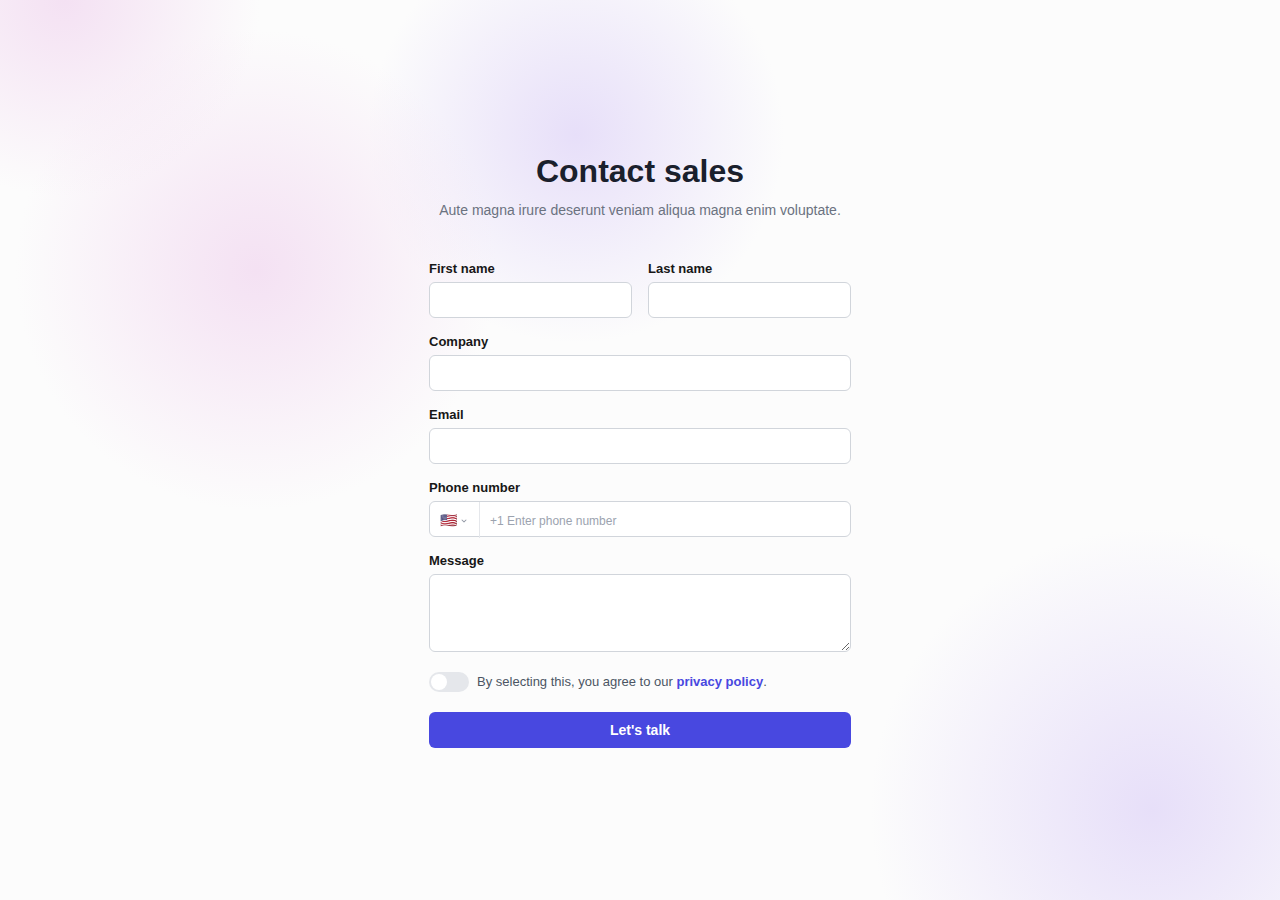
<file: 1-contact-us-form/index.html>
<!DOCTYPE html>
<html lang="en">
  <head>
    <meta charset="UTF-8" />
    <meta name="viewport" content="width=device-width, initial-scale=1.0" />
    <title>Contact Form - Fixed</title>
    <link rel="stylesheet" href="1.css" />
  </head>
  <body>
    <div class="page-container">
      <header class="form-header">
        <h1>Contact sales</h1>
        <p class="subtitle">
          Aute magna irure deserunt veniam aliqua magna enim voluptate.
        </p>
      </header>

      <section class="contact-form-section">
        <div id="success-notification" class="success-notification">
          <button
            class="success-notification-close"
            onclick="hideSuccessNotification()"
          >
            &times;
          </button>
          <div class="success-notification-header">
            <span class="success-notification-icon">✅</span>
            <span>Form Submitted Successfully!</span>
          </div>
          <div class="success-notification-message">
            Thank you for your message! We will get back to you soon. Your
            submission has been recorded successfully.
          </div>
        </div>

        <form class="contact-form">
          <div class="form-row">
            <div class="form-group">
              <label for="first-name">First name</label>
              <input
                type="text"
                id="first-name"
                name="first_name"
                class="text-input"
                required
              />
              <div class="error-message" id="first-name-error"></div>
            </div>
            <div class="form-group">
              <label for="last-name">Last name</label>
              <input
                type="text"
                id="last-name"
                name="last_name"
                class="text-input"
                required
              />
              <div class="error-message" id="last-name-error"></div>
            </div>
          </div>

          <div class="form-group">
            <label for="company">Company</label>
            <input
              type="text"
              id="company"
              name="company"
              class="text-input"
              required
            />
            <div class="error-message" id="company-error"></div>
          </div>

          <div class="form-group">
            <label for="email-contact">Email</label>
            <input
              type="email"
              id="email-contact"
              name="email"
              class="text-input"
              required
            />
            <div class="error-message" id="email-error"></div>
          </div>

          <div class="form-group">
            <label for="phone" class="form-label">Phone number</label>
            <div class="phone-input-container">
              <div class="country-dropdown-wrapper" id="countryWrapper">
                <div class="country-selector" id="countrySelector">
                  <span id="selectedCountry">🇺🇸</span>
                  <svg class="dropdown-arrow" viewBox="0 0 20 20">
                    <path
                      fill-rule="evenodd"
                      d="M5.293 7.293a1 1 0 011.414 0L10 10.586l3.293-3.293a1 1 0 111.414 1.414l-4 4a1 1 0 01-1.414 0l-4-4a1 1 0 010-1.414z"
                      clip-rule="evenodd"
                    />
                  </svg>
                </div>
                <div class="dropdown-menu" id="countryDropdown">
                  <div class="dropdown-item" data-country="US" data-code="+1">
                    🇺🇸 United States (+1)
                  </div>
                  <div class="dropdown-item" data-country="CA" data-code="+1">
                    🇨🇦 Canada (+1)
                  </div>
                  <div class="dropdown-item" data-country="UK" data-code="+44">
                    🇬🇧 United Kingdom (+44)
                  </div>
                  <div class="dropdown-item" data-country="AU" data-code="+61">
                    🇦🇺 Australia (+61)
                  </div>
                  <div class="dropdown-item" data-country="DE" data-code="+49">
                    🇩🇪 Germany (+49)
                  </div>
                  <div class="dropdown-item" data-country="FR" data-code="+33">
                    🇫🇷 France (+33)
                  </div>
                  <div class="dropdown-item" data-country="IN" data-code="+91">
                    🇮🇳 India (+91)
                  </div>
                  <div class="dropdown-item" data-country="JP" data-code="+81">
                    🇯🇵 Japan (+81)
                  </div>
                  <div class="dropdown-item" data-country="CN" data-code="+86">
                    🇨🇳 China (+86)
                  </div>
                  <div class="dropdown-item" data-country="BR" data-code="+55">
                    🇧🇷 Brazil (+55)
                  </div>
                  <div class="dropdown-item" data-country="MX" data-code="+52">
                    🇲🇽 Mexico (+52)
                  </div>
                  <div class="dropdown-item" data-country="IT" data-code="+39">
                    🇮🇹 Italy (+39)
                  </div>
                  <div class="dropdown-item" data-country="ES" data-code="+34">
                    🇪🇸 Spain (+34)
                  </div>
                  <div class="dropdown-item" data-country="RU" data-code="+7">
                    🇷🇺 Russia (+7)
                  </div>
                  <div class="dropdown-item" data-country="KR" data-code="+82">
                    🇰🇷 South Korea (+82)
                  </div>
                </div>
              </div>
              <input
                type="tel"
                id="phone"
                class="phone-input"
                placeholder="+1 Enter phone number"
                required
              />
            </div>
            <div class="error-message" id="phone-error"></div>
          </div>

          <div class="form-group">
            <label for="message">Message</label>
            <textarea
              id="message"
              name="message"
              class="text-input textarea-input"
              rows="4"
              required
            ></textarea>
            <div class="error-message" id="message-error"></div>
          </div>

          <div class="checkbox-group" id="privacy-container">
            <label class="toggle-switch">
              <input type="checkbox" id="privacy-checkbox" required />
              <span class="slider"></span>
            </label>
            <label for="privacy-checkbox">
              By selecting this, you agree to our
              <a href="#" class="privacy-link">privacy policy</a>.
            </label>
          </div>
          <div class="error-message" id="privacy-checkbox-error"></div>

          <button type="button" id="submit-btn" class="submit-button">
            Let's talk
          </button>
        </form>
      </section>

      <section class="data-section" id="dataSection">
        <header class="data-header">
          <h2>Submitted Form Data</h2>
          <p class="subtitle">
            All form submissions are stored locally in your browser
          </p>
        </header>

        <div class="table-container">
          <div class="table-wrapper">
            <table class="data-table" id="dataTable">
              <thead>
                <tr>
                  <th>#</th>
                  <th>Date & Time</th>
                  <th>Name</th>
                  <th>Company</th>
                  <th>Email</th>
                  <th>Phone</th>
                  <th>Message</th>
                </tr>
              </thead>
              <tbody id="dataTableBody"></tbody>
            </table>
          </div>

          <div class="table-actions">
            <span class="table-info" id="tableInfo">No submissions yet</span>
            <div>
              <button type="button" id="backToFormBtn" class="back-to-form-btn">
                Back to Form
              </button>
              <button type="button" id="clearDataBtn" class="clear-data-btn">
                Clear All Data
              </button>
            </div>
          </div>
        </div>
      </section>
    </div>

    <script src="1.js"></script>
  </body>
</html>
</file>
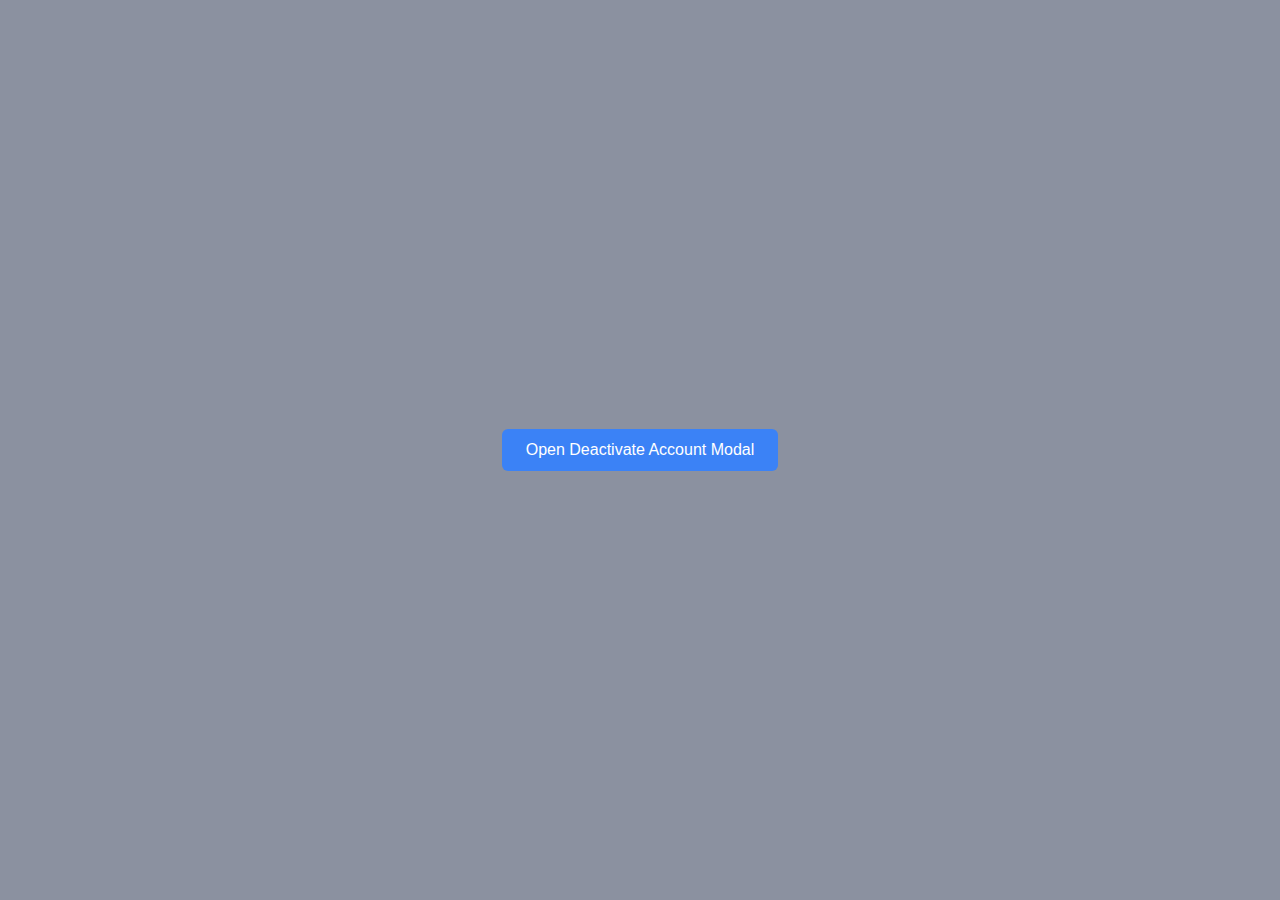
<file: 2-modal/index.html>
<!DOCTYPE html>
<html lang="en">
  <head>
    <meta charset="UTF-8" />
    <meta name="viewport" content="width=device-width, initial-scale=1.0" />
    <title>Deactivate Account Modal</title>
    <link rel="stylesheet" href="2.css" />
  </head>
  <body>
    <button class="trigger-button" onclick="openModal()">
      Open Deactivate Account Modal
    </button>

    <div
      class="modal-overlay hidden"
      id="modalOverlay"
      onclick="closeModal(event)"
    >
      <div class="modal" onclick="event.stopPropagation()">
        <div class="modal-header">
          <div
            style="display: flex; align-items: flex-start; gap: 16px; flex: 1"
          >
            <div class="warning-icon">
              <svg
                fill="none"
                stroke="currentColor"
                viewBox="0 0 24 24"
                stroke-width="2"
              >
                <path
                  stroke-linecap="round"
                  stroke-linejoin="round"
                  d="M12 9v3.75m-9.303 3.376c-.866 1.5.217 3.374 1.948 3.374h14.71c1.73 0 2.813-1.874 1.948-3.374L13.949 3.378c-.866-1.5-3.032-1.5-3.898 0L2.697 16.126zM12 15.75h.007v.008H12v-.008z"
                />
              </svg>
            </div>
            <div style="flex: 1">
              <h3 class="modal-title">Deactivate account</h3>
            </div>
          </div>
          <button class="close-button" onclick="closeModal()">
            <svg fill="none" stroke="currentColor" viewBox="0 0 24 24">
              <path
                stroke-linecap="round"
                stroke-linejoin="round"
                stroke-width="2"
                d="M6 18L18 6M6 6l12 12"
              ></path>
            </svg>
          </button>
        </div>

        <div class="modal-content">
          <p class="modal-description">
            Are you sure you want to deactivate your account? All of your data
            will be permanently removed from our servers forever. This action
            cannot be undone.
          </p>

          <div class="modal-buttons">
            <button class="btn btn-cancel" onclick="closeModal()">
              Cancel
            </button>
            <button class="btn btn-deactivate" onclick="deactivateAccount()">
              Deactivate
            </button>
          </div>
        </div>
      </div>
    </div>
    <script src="2.js"></script>
  </body>
</html>
</file>
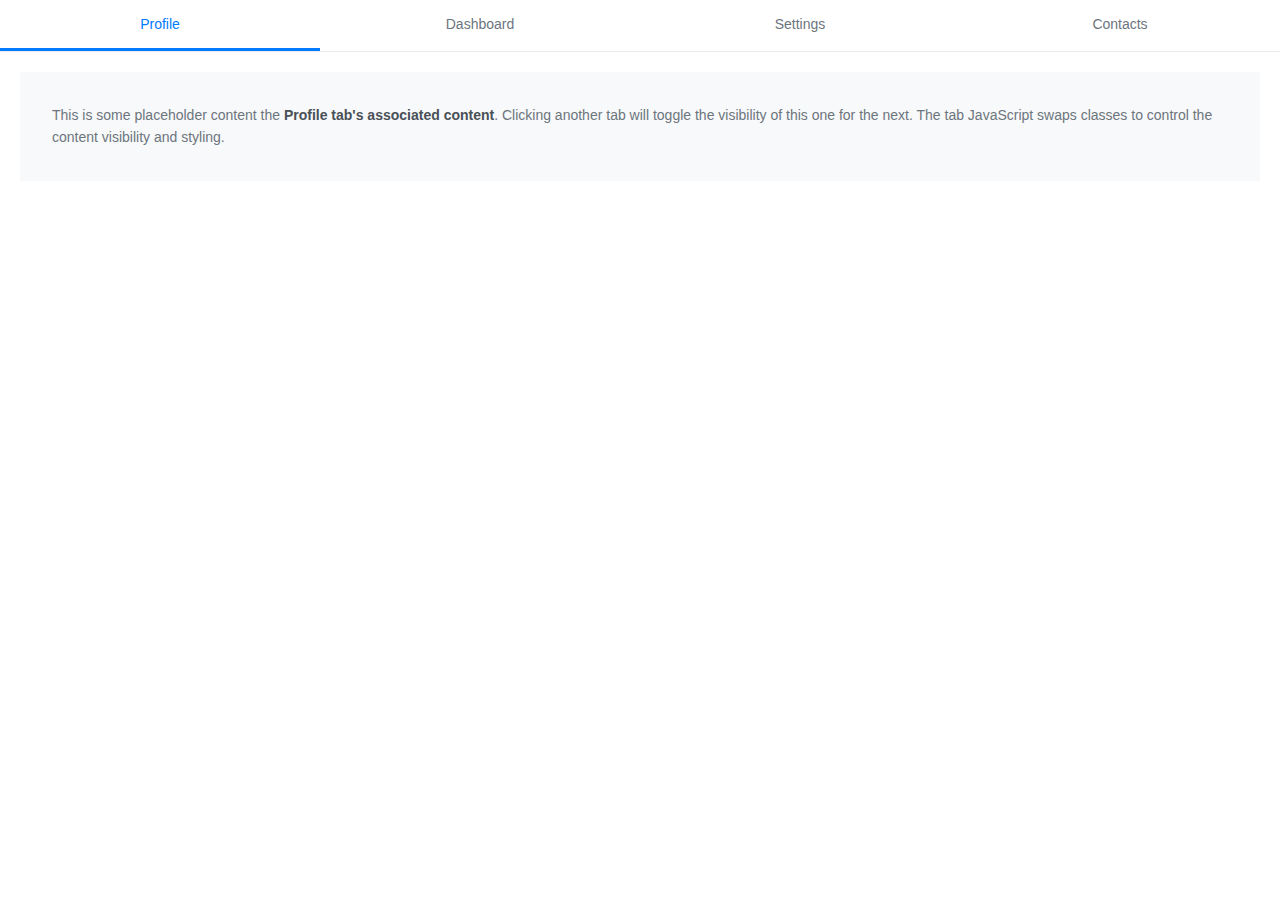
<file: 4-tabs/index.html>
<!DOCTYPE html>
<html lang="en">
  <head>
    <meta charset="UTF-8" />
    <meta name="viewport" content="width=device-width, initial-scale=1.0" />
    <title>Document</title>
    <script src="4.js"></script>
  </head>
  <body>
    <div class="tabs-container">
      <div class="tab-nav">
        <button class="tab-button active" data-tab="profile">Profile</button>
        <button class="tab-button" data-tab="dashboard">Dashboard</button>
        <button class="tab-button" data-tab="settings">Settings</button>
        <button class="tab-button" data-tab="contacts">Contacts</button>
      </div>
      <div class="tab-content">
        <div class="tab-pane active" id="profile">
          This is some placeholder content the
          <strong>Profile tab's associated content</strong>. Clicking another
          tab will toggle the visibility of this one for the next. The tab
          JavaScript swaps classes to control the content visibility and
          styling.
        </div>
        <div class="tab-pane" id="dashboard">
          This is some placeholder content the
          <strong>Dashboard tab's associated content</strong>. Clicking another
          tab will toggle the visibility of this one for the next. The tab
          JavaScript swaps classes to control the content visibility and
          styling.
        </div>
        <div class="tab-pane" id="settings">
          This is some placeholder content the
          <strong>Settings tab's associated content</strong>. Clicking another
          tab will toggle the visibility of this one for the next. The tab
          JavaScript swaps classes to control the content visibility and
          styling.
        </div>
        <div class="tab-pane" id="contacts">
          This is some placeholder content the
          <strong>Contacts tab's associated content</strong>. Clicking another
          tab will toggle the visibility of this one for the next. The tab
          JavaScript swaps classes to control the content visibility and
          styling.
        </div>
      </div>
    </div>
    <link rel="stylesheet" href="4.css" />
  </body>
</html>
</file>
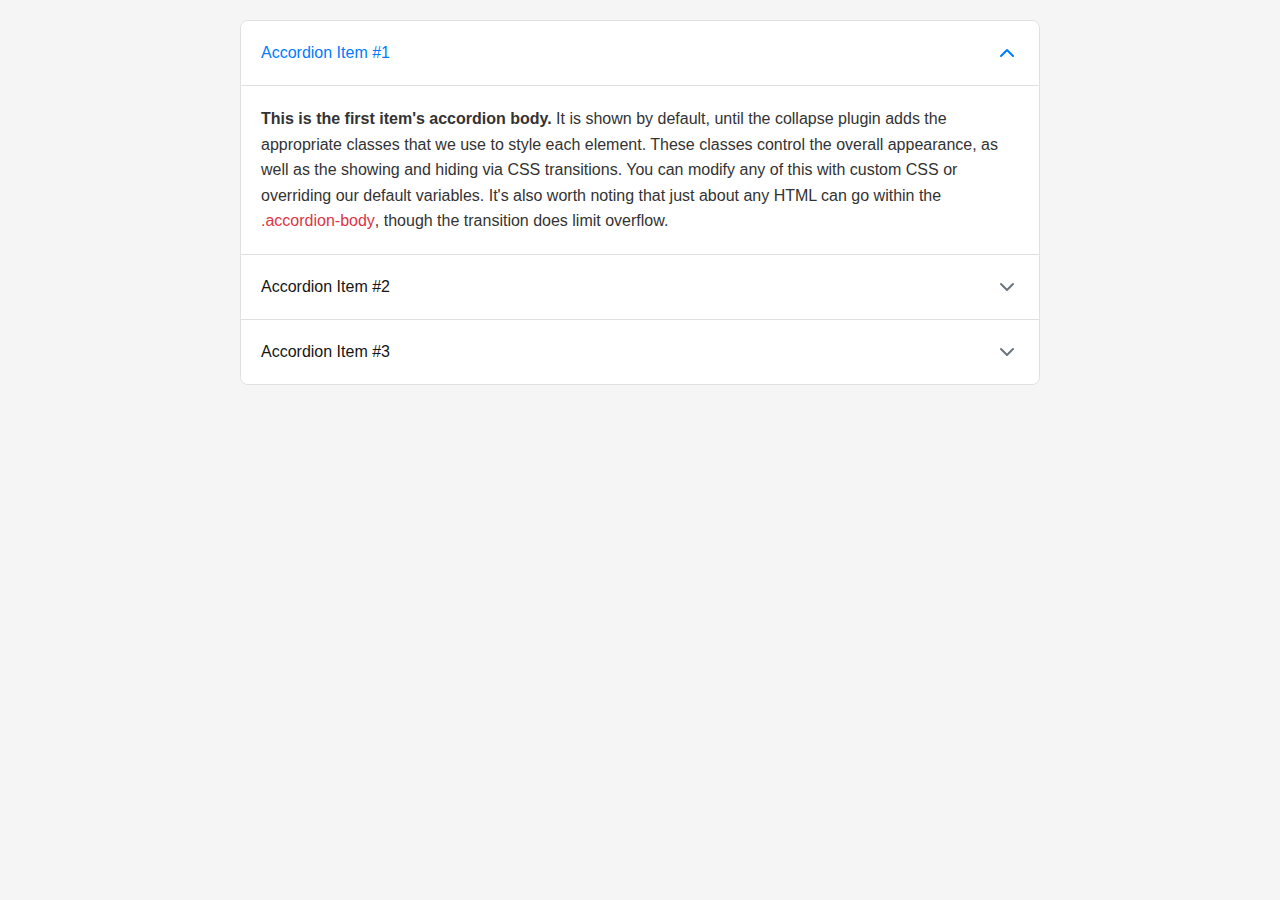
<file: 5-accordian/index.html>
<!DOCTYPE html>
<html lang="en">
  <head>
    <meta charset="UTF-8" />
    <meta name="viewport" content="width=device-width, initial-scale=1.0" />
    <title>Accordion</title>
    <link rel="stylesheet" href="5.css" />
  </head>
  <body>
    <div class="accordion-container">
      <div class="accordion-item">
        <div class="accordion-header" onclick="toggleAccordion(0)">
          <h3 class="accordion-title active">Accordion Item #1</h3>
          <svg
            class="accordion-icon rotated active"
            viewBox="0 0 24 24"
            fill="none"
            stroke="currentColor"
            stroke-width="2"
            stroke-linecap="round"
            stroke-linejoin="round"
          >
            <polyline points="6,9 12,15 18,9"></polyline>
          </svg>
        </div>
        <div class="accordion-body active">
          <div class="accordion-content">
            <p>
              <strong>This is the first item's accordion body.</strong> It is
              shown by default, until the collapse plugin adds the appropriate
              classes that we use to style each element. These classes control
              the overall appearance, as well as the showing and hiding via CSS
              transitions. You can modify any of this with custom CSS or
              overriding our default variables. It's also worth noting that just
              about any HTML can go within the
              <span class="highlight">.accordion-body</span>, though the
              transition does limit overflow.
            </p>
          </div>
        </div>
      </div>

      <div class="accordion-item">
        <div class="accordion-header" onclick="toggleAccordion(1)">
          <h3 class="accordion-title">Accordion Item #2</h3>
          <svg
            class="accordion-icon"
            viewBox="0 0 24 24"
            fill="none"
            stroke="currentColor"
            stroke-width="2"
            stroke-linecap="round"
            stroke-linejoin="round"
          >
            <polyline points="6,9 12,15 18,9"></polyline>
          </svg>
        </div>
        <div class="accordion-body">
          <div class="accordion-content">
            <p>
              <strong>This is the second item's accordion body.</strong> It is
              hidden by default, until the collapse plugin adds the appropriate
              classes that we use to style each element. These classes control
              the overall appearance, as well as the showing and hiding via CSS
              transitions. You can modify any of this with custom CSS or
              overriding our default variables. It's also worth noting that just
              about any HTML can go within the
              <span class="highlight">.accordion-body</span>, though the
              transition does limit overflow.
            </p>
          </div>
        </div>
      </div>

      <div class="accordion-item">
        <div class="accordion-header" onclick="toggleAccordion(2)">
          <h3 class="accordion-title">Accordion Item #3</h3>
          <svg
            class="accordion-icon"
            viewBox="0 0 24 24"
            fill="none"
            stroke="currentColor"
            stroke-width="2"
            stroke-linecap="round"
            stroke-linejoin="round"
          >
            <polyline points="6,9 12,15 18,9"></polyline>
          </svg>
        </div>
        <div class="accordion-body">
          <div class="accordion-content">
            <p>
              <strong>This is the third item's accordion body.</strong> It is
              hidden by default, until the collapse plugin adds the appropriate
              classes that we use to style each element. These classes control
              the overall appearance, as well as the showing and hiding via CSS
              transitions. You can modify any of this with custom CSS or
              overriding our default variables. It's also worth noting that just
              about any HTML can go within the
              <span class="highlight">.accordion-body</span>, though the
              transition does limit overflow.
            </p>
          </div>
        </div>
      </div>
    </div>
    <script src="5.js"></script>
  </body>
</html>
</file>
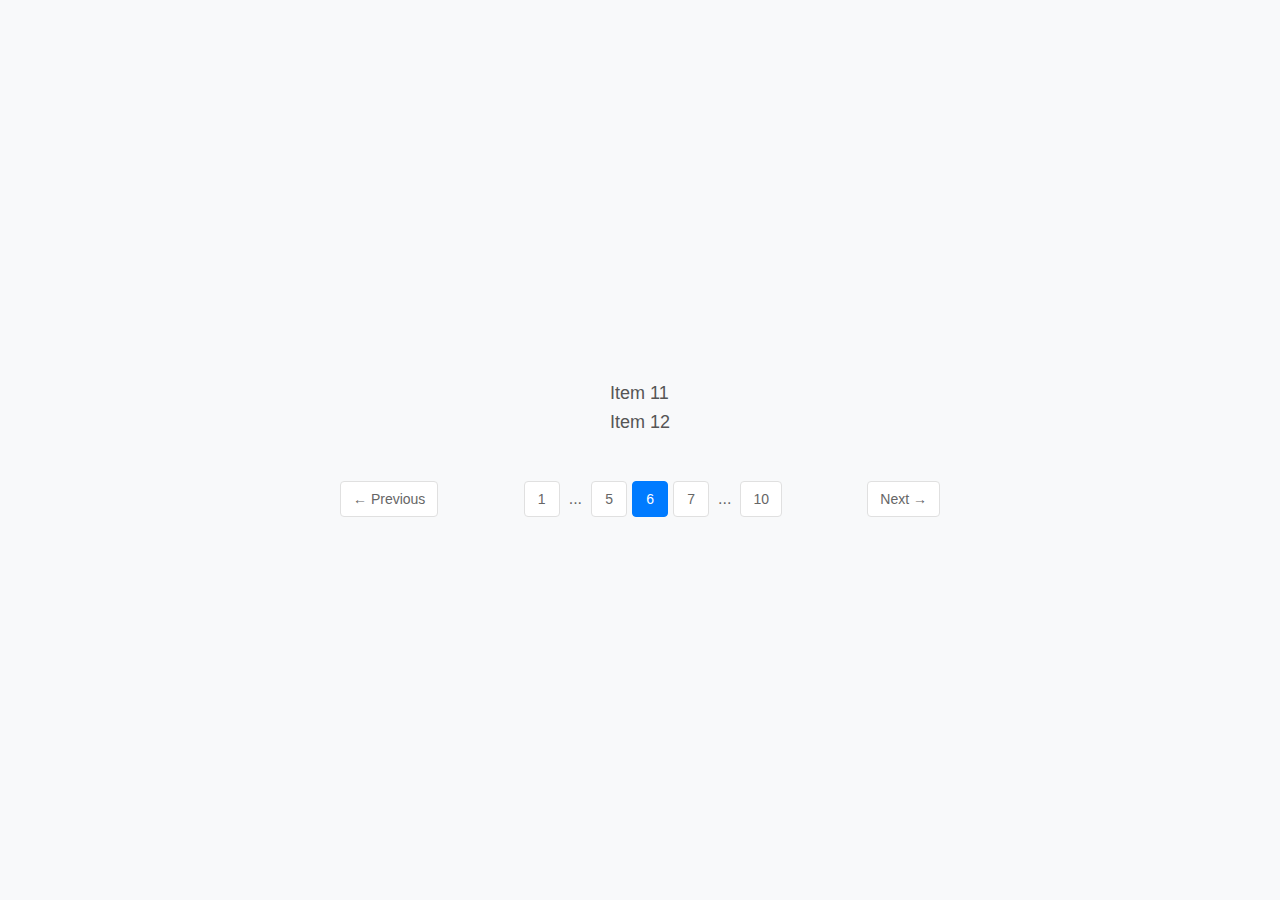
<file: 7-pagination/index.html>
<!DOCTYPE html>
<html lang="en">
  <head>
    <meta charset="UTF-8" />
    <meta name="viewport" content="width=device-width, initial-scale=1.0" />
    <title>Pagination Component</title>
    <link rel="stylesheet" href="7.css" />
  </head>
  <body>
    <div class="content-section">
      <div class="item">Item 11</div>
      <div class="item">Item 12</div>
    </div>

    <div class="pagination-container">
      <button class="pagination-btn prev-btn" id="prevBtn">← Previous</button>

      <div class="pagination" id="pagination">
        <button class="pagination-btn page-number" data-page="1">1</button>
        <span class="ellipsis">...</span>
        <button class="pagination-btn page-number" data-page="5">5</button>
        <button class="pagination-btn page-number active" data-page="6">
          6
        </button>
        <button class="pagination-btn page-number" data-page="7">7</button>
        <span class="ellipsis">...</span>
        <button class="pagination-btn page-number" data-page="10">10</button>
      </div>

      <button class="pagination-btn next-btn" id="nextBtn">Next →</button>
    </div>

    <script src="7.js"></script>
  </body>
</html>
</file>
<file: 1-contact-us-form/1.css>
* {
  padding: 0;
  margin: 0;
  box-sizing: border-box;
}

body {
  font-family: "Mulish", sans-serif;
  background: radial-gradient(
      circle at 5% 0%,
      rgba(244, 225, 243, 255) 0%,
      transparent 13%
    ),
    radial-gradient(
      circle at 20% 30%,
      rgba(244, 225, 243, 255) 0%,
      transparent 20%
    ),
    radial-gradient(
      circle at 45% 15%,
      rgba(231, 223, 249, 255) 0%,
      transparent 20%
    ),
    radial-gradient(
      circle at 90% 90%,
      rgba(231, 223, 249, 255) 0%,
      transparent 20%
    ),
    #fcfcfc;
  background-size: 100% 100%;
  background-repeat: no-repeat;
  background-attachment: fixed;
  display: flex;
  justify-content: center;
  align-items: center;
  min-height: 100vh;
}

.page-container {
  width: 90%;
  padding: 40px;
  display: flex;
  flex-direction: column;
  align-items: center;
}

.form-header {
  text-align: center;
  margin-bottom: 40px;
}

.form-header h1 {
  font-size: 32px;
  color: #1a202c;
  margin-bottom: 10px;
  font-weight: 700;
}

.form-header .subtitle {
  font-size: 14px;
  color: #6b7280;
  line-height: 1.5;
  max-width: 600px;
  margin: 0 auto;
}

.contact-form {
  width: 100%;
  max-width: 700px;
}

.form-row {
  display: flex;
  gap: 16px;
  margin-bottom: 16px;
}

.form-row .form-group {
  flex: 1;
  margin-bottom: 0;
}

.form-group {
  margin-bottom: 16px;
}

.form-group label {
  display: block;
  margin-bottom: 6px;
  font-size: 13px;
  color: #171717;
  font-weight: 600;
}

.text-input {
  width: 100%;
  padding: 6px 10px;
  border: 1px solid #d1d5db;
  border-radius: 6px;
  font-size: 14px;
  color: #333;
  background-color: #ffffff;
  transition: border-color 0.2s, box-shadow 0.2s;
  height: 36px;
}

.text-input.error {
  border-color: #ef4444;
  box-shadow: 0 0 0 3px rgba(239, 68, 68, 0.1);
}

.text-input.success {
  border-color: #10b981;
  box-shadow: 0 0 0 3px rgba(16, 185, 129, 0.1);
}

.text-input::placeholder {
  color: #9ca3af;
  font-size: 12px;
}

.error-message {
  color: #ef4444;
  font-size: 12px;
  margin-top: 4px;
  display: none;
}

.error-message.show {
  display: block;
}

#privacy-checkbox-error {
  margin-top: 5px;
  margin-bottom: 15px;
  font-weight: 600;
  background-color: #fef2f2;
  padding: 12px 16px;
  border-radius: 6px;
  border-left: 4px solid #ef4444;
  font-size: 13px;
  animation: shake 0.5s ease-in-out;
}

@keyframes shake {
  0%,
  20%,
  40%,
  60%,
  80% {
    transform: translateX(0);
  }
  10%,
  30%,
  50%,
  70%,
  90% {
    transform: translateX(-2px);
  }
}

.error-summary {
  background-color: #fef2f2;
  border: 1px solid #fecaca;
  border-radius: 8px;
  padding: 16px;
  margin-bottom: 24px;
  animation: fadeInShake 0.5s ease-in-out;
}

.error-summary-content h4 {
  color: #dc2626;
  font-size: 16px;
  margin-bottom: 8px;
  font-weight: 600;
}

.error-summary-content ul {
  margin: 0;
  padding-left: 20px;
  color: #dc2626;
}

.error-summary-content li {
  margin-bottom: 4px;
  font-size: 14px;
}

.error-summary-content li.privacy-error {
  font-weight: 700;
  color: #b91c1c;
  background-color: #fee2e2;
  padding: 6px;
  border-radius: 4px;
}

@keyframes fadeInShake {
  0% {
    opacity: 0;
    transform: translateY(-10px);
  }
  50% {
    opacity: 1;
    transform: translateY(0);
  }
  60%,
  70%,
  80%,
  90% {
    transform: translateX(-2px);
  }
  65%,
  75%,
  85%,
  95% {
    transform: translateX(2px);
  }
  100% {
    opacity: 1;
    transform: translateX(0);
  }
}

.textarea-input {
  resize: vertical;
  height: auto;
  min-height: 70px;
  padding: 6px 10px;
}

.privacy-link {
  color: #4848e0;
  text-decoration: none;
  font-weight: 700;
}

.privacy-link:hover {
  text-decoration: underline;
}

.submit-button {
  width: 100%;
  padding: 8px 16px;
  background-color: #4848e0;
  color: white;
  border: none;
  border-radius: 6px;
  font-size: 14px;
  font-weight: 600;
  cursor: pointer;
  height: 36px;
}

.checkbox-group {
  display: flex;
  align-items: center;
  gap: 8px;
  margin-top: 10px;
  margin-bottom: 20px;
  font-size: 13px;
  color: #4b5563;
  font-weight: 500;
}

.checkbox-group.error {
  color: #ef4444;
  animation: shake 0.5s ease-in-out;
}

.checkbox-group.error .slider {
  border: 2px solid #ef4444;
  box-shadow: 0 0 0 3px rgba(239, 68, 68, 0.2);
}

.checkbox-group.error label {
  color: #ef4444;
  font-weight: 600;
}

.toggle-switch {
  position: relative;
  display: inline-block;
  width: 40px;
  height: 20px;
}

.toggle-switch input {
  opacity: 0;
  width: 0;
  height: 0;
}

.slider {
  position: absolute;
  cursor: pointer;
  top: 0;
  left: 0;
  right: 0;
  bottom: 0;
  background-color: #e5e7eb;
  transition: 0.4s;
  border-radius: 9999px;
}

.slider:before {
  position: absolute;
  content: "";
  height: 16px;
  width: 16px;
  left: 2px;
  bottom: 2px;
  background-color: white;
  transition: 0.4s;
  border-radius: 9999px;
}

input:checked + .slider {
  background-color: #6366f1;
}

input:checked + .slider:before {
  transform: translateX(20px);
}

.form-label {
  display: block;
  margin-bottom: 8px;
  font-size: 14px;
  font-weight: 500;
  color: #374151;
}

.phone-input-container {
  position: relative;
  display: flex;
  border: 1px solid #d1d5db;
  border-radius: 6px;
  background-color: white;
  overflow: visible;
  transition: border-color 0.2s, box-shadow 0.2s;
  height: 36px;
}

.phone-input-container.error {
  border-color: #ef4444;
  box-shadow: 0 0 0 3px rgba(239, 68, 68, 0.1);
}

.phone-input-container:focus-within {
  border-color: #6366f1;
  box-shadow: 0 0 0 3px rgba(99, 102, 241, 0.1);
}

/* Country dropdown wrapper */
.country-dropdown-wrapper {
  position: relative;
  display: inline-block;
  width: auto;
}

.country-selector {
  display: flex;
  align-items: center;
  justify-content: space-between;
  padding: 6px 10px;
  cursor: pointer;
  min-width: 50px;
  color: #374151;
  font-size: 14px;
  font-weight: 500;
  border-right: 1px solid #e5e7eb;
  transition: background-color 0.2s;
  border-radius: 6px 0 0 6px;
  height: 36px;
}

.country-selector:hover {
  background-color: #f9fafb;
}

.dropdown-arrow {
  transform: translateY(10%);
  width: 10px;
  height: 10px;
  fill: #9096a3;
  transition: transform 0.2s;
}

.country-selector.active .dropdown-arrow {
  transform: rotate(180deg);
}
#selectedCountry {
  color: #9096a3;
}

.phone-input {
  flex: 1;
  border: none;
  padding: 6px 10px;
  font-size: 14px;
  color: #374151;
  background-color: transparent;
  outline: none;
  height: 36px;
}

.phone-input::placeholder {
  color: #9ca3af;
  font-size: 12px;
}

.dropdown-menu {
  position: absolute;
  top: 100%;
  left: 0;
  min-width: 100%;
  width: 280px;
  background-color: white;
  border: 1px solid #d1d5db;
  border-radius: 8px;
  box-shadow: 0 10px 25px -5px rgba(0, 0, 0, 0.1),
    0 4px 6px -2px rgba(0, 0, 0, 0.05);
  z-index: 1000;
  display: none;
  max-height: 200px;
  overflow-y: auto;
  margin-top: 4px;
}

.dropdown-item {
  padding: 12px 16px;
  cursor: pointer;
  font-size: 14px;
  color: #374151;
  display: flex;
  align-items: center;
  transition: background-color 0.2s;
  border-bottom: 1px solid #f3f4f6;
}

.dropdown-item:last-child {
  border-bottom: none;
  border-radius: 0 0 8px 8px;
}

.dropdown-item:first-child {
  border-radius: 8px 8px 0 0;
}

.dropdown-item:hover {
  background-color: #f8fafc;
  color: #1f2937;
}

.dropdown-menu.show {
  display: block !important;
  z-index: 9999 !important;
  visibility: visible !important;
}

.success-notification {
  position: fixed;
  top: 20px;
  right: 20px;
  background: linear-gradient(135deg, #10b981, #059669);
  color: white;
  padding: 20px 25px;
  border-radius: 12px;
  box-shadow: 0 10px 25px rgba(16, 185, 129, 0.3);
  z-index: 10000;
  transform: translateX(400px);
  opacity: 0;
  transition: all 0.4s ease-in-out;
  max-width: 350px;
  border-left: 5px solid #047857;
}

.success-notification.show {
  transform: translateX(0);
  opacity: 1;
}

.success-notification-header {
  display: flex;
  align-items: center;
  margin-bottom: 10px;
  font-weight: 600;
  font-size: 16px;
}

.success-notification-icon {
  font-size: 24px;
  margin-right: 10px;
}

.success-notification-message {
  font-size: 14px;
  line-height: 1.5;
  opacity: 0.95;
}

.success-notification-close {
  position: absolute;
  top: 10px;
  right: 15px;
  background: none;
  border: none;
  color: white;
  font-size: 18px;
  cursor: pointer;
  opacity: 0.8;
  padding: 5px;
  border-radius: 3px;
  transition: opacity 0.2s;
}

.success-notification-close:hover {
  opacity: 1;
  background: rgba(255, 255, 255, 0.1);
}

/* Data Table Styles */
.data-section {
  width: 100%;
  max-width: 1200px;
  margin-top: 40px;
  display: none;
}

.data-section.show {
  display: block;
}

.data-header {
  text-align: center;
  margin-bottom: 30px;
}

.data-header h2 {
  font-size: 28px;
  color: #1a202c;
  margin-bottom: 10px;
  font-weight: 700;
}

.data-header .subtitle {
  font-size: 14px;
  color: #6b7280;
  line-height: 1.5;
}

.table-container {
  background: white;
  border-radius: 12px;
  box-shadow: 0 4px 6px -1px rgba(0, 0, 0, 0.1);
  overflow: hidden;
  border: 1px solid #e5e7eb;
}

.table-wrapper {
  overflow-x: auto;
}

.data-table {
  width: 100%;
  border-collapse: collapse;
  font-size: 14px;
}

.data-table th {
  background-color: #f8fafc;
  color: #374151;
  font-weight: 600;
  padding: 16px 12px;
  text-align: left;
  border-bottom: 1px solid #e5e7eb;
  white-space: nowrap;
}

.data-table td {
  padding: 12px;
  border-bottom: 1px solid #f3f4f6;
  color: #6b7280;
  vertical-align: top;
}

.data-table tr:hover {
  background-color: #f9fafb;
}

.data-table tr:last-child td {
  border-bottom: none;
}

.table-actions {
  display: flex;
  justify-content: space-between;
  align-items: center;
  padding: 16px 20px;
  background-color: #f8fafc;
  border-top: 1px solid #e5e7eb;
}

.table-info {
  font-size: 14px;
  color: #6b7280;
}

.clear-data-btn {
  padding: 8px 16px;
  background-color: #ef4444;
  color: white;
  border: none;
  border-radius: 6px;
  font-size: 14px;
  font-weight: 600;
  cursor: pointer;
  transition: background-color 0.2s;
}

.clear-data-btn:hover {
  background-color: #dc2626;
}

.empty-state {
  text-align: center;
  padding: 40px 20px;
  color: #9ca3af;
}

.empty-state .icon {
  font-size: 48px;
  margin-bottom: 16px;
  opacity: 0.5;
}

.back-to-form-btn {
  padding: 8px 16px;
  background-color: #6366f1;
  color: white;
  border: none;
  border-radius: 6px;
  font-size: 14px;
  font-weight: 600;
  cursor: pointer;
  margin-top: 20px;
  transition: background-color 0.2s;
}

.back-to-form-btn:hover {
  background-color: #4f46e5;
}
</file>
<file: 2-modal/2.css>
* {
  margin: 0;
  padding: 0;
  box-sizing: border-box;
}

body {
  font-family: -apple-system, BlinkMacSystemFont, "Segoe UI", Roboto, Oxygen,
    Ubuntu, Cantarell, sans-serif;
  background-color: #8b91a0;
  min-height: 100vh;
  display: flex;
  align-items: center;
  justify-content: center;
  padding: 20px;
}

.modal-overlay {
  position: fixed;
  top: 0;
  left: 0;
  width: 100%;
  height: 100%;
  background-color: rgba(139, 145, 160, 0.8);
  display: flex;
  align-items: center;
  justify-content: center;
  z-index: 1000;
}

.modal {
  background: white;
  border-radius: 12px;
  box-shadow: 0 20px 60px rgba(0, 0, 0, 0.2);
  max-width: 420px;
  width: 100%;
  position: relative;
  overflow: hidden;
}

.modal-header {
  padding: 24px 24px 0 24px;
  display: flex;
  align-items: flex-start;
  justify-content: space-between;
}

.modal-content {
  padding: 20px 24px 24px 24px;
}

.warning-icon {
  width: 48px;
  height: 48px;
  background-color: #fef2f2;
  border-radius: 50%;
  display: flex;
  align-items: center;
  justify-content: center;
  margin-bottom: 16px;
  flex-shrink: 0;
}

.warning-icon svg {
  width: 24px;
  height: 24px;
  color: #ef4444;
}

.close-button {
  background: none;
  border: none;
  padding: 4px;
  cursor: pointer;
  color: #9ca3af;
  transition: color 0.2s;
  flex-shrink: 0;
}

.close-button:hover {
  color: #6b7280;
}

.close-button svg {
  width: 20px;
  height: 20px;
}

.modal-title {
  font-size: 18px;
  font-weight: 600;
  color: #111827;
  margin-bottom: 8px;
  line-height: 1.4;
}

.modal-description {
  font-size: 14px;
  color: #6b7280;
  line-height: 1.5;
  margin-bottom: 24px;
}

.modal-buttons {
  display: flex;
  gap: 12px;
  justify-content: flex-end;
}

.btn {
  padding: 10px 16px;
  border-radius: 6px;
  font-size: 14px;
  font-weight: 500;
  cursor: pointer;
  transition: all 0.2s;
  border: 1px solid transparent;
  min-width: 80px;
}

.btn-cancel {
  background: white;
  color: #374151;
  font-weight: 500;
  border: 1px solid #d1d5db;
}

.btn-cancel:hover {
  background: #f9fafb;
  border-color: #9ca3af;
}

.btn-deactivate {
  background: #dc2626;
  color: white;
  border: 1px solid #dc2626;
}

.btn-deactivate:hover {
  background: #b91c1c;
  border-color: #b91c1c;
}

.trigger-button {
  background: #3b82f6;
  color: white;
  border: none;
  padding: 12px 24px;
  border-radius: 6px;
  font-size: 16px;
  font-weight: 500;
  cursor: pointer;
  transition: background-color 0.2s;
}

.trigger-button:hover {
  background: #2563eb;
}

.hidden {
  display: none;
}

@keyframes modalAppear {
  from {
    opacity: 0;
    transform: scale(0.95);
  }
  to {
    opacity: 1;
    transform: scale(1);
  }
}

.modal {
  animation: modalAppear 0.2s ease-out;
}
</file>
<file: 4-tabs/4.css>
* {
  margin: 0;
  padding: 0;
  box-sizing: border-box;
}

body {
  font-family: -apple-system, BlinkMacSystemFont, "Segoe UI", Roboto, sans-serif;
  background-color: white;
  padding: 0;
}

.tabs-container {
  width: 100%;
  margin: 0;
  background: white;
  overflow: hidden;
}

.tab-nav {
  display: flex;
  border-bottom: 1px solid #e9ecef;
}

.tab-button {
  flex: 1;
  padding: 16px 24px;
  background: none;
  border: none;
  cursor: pointer;
  font-size: 14px;
  font-weight: 500;
  color: #6c757d;
  border-bottom: 3px solid transparent;
  transition: all 0.2s ease;
}

.tab-button:hover {
  color: #495057;
}

.tab-button.active {
  color: #007bff;
  border-bottom-color: #007bff;
  background-color: #fff;
}

.tab-content {
  padding: 20px;
  min-height: 200px;
}

.tab-pane {
  display: none;
  color: #6c757d;
  line-height: 1.6;
  font-size: 14px;
  padding: 32px;

  background-color: #f8f9fa;
}

.tab-pane.active {
  display: block;
}

.tab-pane strong {
  color: #495057;
}
</file>
<file: 5-accordian/5.css>
* {
  margin: 0;
  padding: 0;
  box-sizing: border-box;
}

body {
  font-family: -apple-system, BlinkMacSystemFont, "Segoe UI", Roboto, sans-serif;
  background-color: #f5f5f5;
  padding: 20px;
}

.accordion-container {
  max-width: 800px;
  margin: 0 auto;
  background: white;
  border-radius: 8px;
  overflow: hidden;
  border: 1px solid #e0e0e0;
}

.accordion-item:last-child {
  border-bottom: none;
}

.accordion-header {
  display: flex;
  justify-content: space-between;
  align-items: center;
  padding: 20px;
  background: white;
  cursor: pointer;
  transition: background-color 0.3s ease;
  user-select: none;
  border-bottom: 1px solid #e0e0e0;
}

.accordion-item:last-child .accordion-header {
  border-bottom: none;
}

.accordion-header:hover {
  background-color: #f8f9fa;
}

.accordion-title {
  font-size: 16px;
  font-weight: 500;
  color: #151616;
  margin: 0;
}
.accordion-title.active {
  color: #007bff;
}
.accordion-icon {
  width: 24px;
  height: 24px;
  transition: transform 0.3s ease;
  color: #6c757d;
}

.accordion-icon.rotated {
  transform: rotate(180deg);
}

.accordion-icon.active {
  color: #007bff;
}

.accordion-body {
  max-height: 0;
  overflow: hidden;
  transition: max-height 0.3s ease;
  background: white;
}

.accordion-body.active {
  max-height: 300px;
}

.accordion-content {
  padding: 20px;
  color: #333;
  line-height: 1.6;
  border-bottom: 1px solid #e0e0e0;
}

.accordion-body-text {
  color: #333;
}

.highlight {
  color: #dc3545;
  font-weight: 500;
}
</file>
<file: 7-pagination/7.css>
* {
  margin: 0;
  padding: 0;
  box-sizing: border-box;
}

body {
  font-family: -apple-system, BlinkMacSystemFont, "Segoe UI", Roboto, sans-serif;
  background-color: #f8f9fa;
  padding: 50px;
  display: flex;
  flex-direction: column;
  justify-content: center;
  align-items: center;
  min-height: 100vh;
}

.content-section {
  text-align: left;
  margin-bottom: 40px;
  max-width: 600px;
}

.content-section h2 {
  font-size: 24px;
  margin-bottom: 10px;
  color: #333;
}

.item {
  font-size: 18px;
  margin-bottom: 8px;
  color: #555;
}

.pagination-container {
  display: flex;
  justify-content: space-between;
  align-items: center;
  width: 100%;
  max-width: 600px;
}

.pagination {
  display: inline-flex;
  align-items: center;
  gap: 5px;
}

.pagination-btn {
  padding: 8px 12px;
  border: 1px solid #e0e0e0;
  background: white;
  color: #666;
  cursor: pointer;
  font-size: 14px;
  font-weight: 500;
  transition: all 0.2s ease;
  border-radius: 4px;
  min-width: 36px;
  height: 36px;
  display: inline-flex;
  align-items: center;
  justify-content: center;
  text-decoration: none;
  line-height: 1;
}

.pagination-btn:hover {
  background-color: #f5f5f5;
  border-color: #ccc;
}

.pagination-btn:disabled {
  color: #ccc;
  cursor: not-allowed;
  background-color: white;
  border-color: #f0f0f0;
}

.pagination-btn:disabled:hover {
  background-color: white;
  color: #ccc;
  border-color: #f0f0f0;
}

.pagination-btn.active {
  color: #007bff;
  background-color: #007bff;
  color: white;
  border-color: #007bff;
}

.pagination-btn.active:hover {
  background-color: #0056b3;
  border-color: #0056b3;
}

.ellipsis {
  padding: 8px 4px;
  color: #666;
  background: none;
  border: none;
  cursor: default;
  min-width: 20px;
}

.ellipsis:hover {
  background: none;
  border: none;
}
</file>
